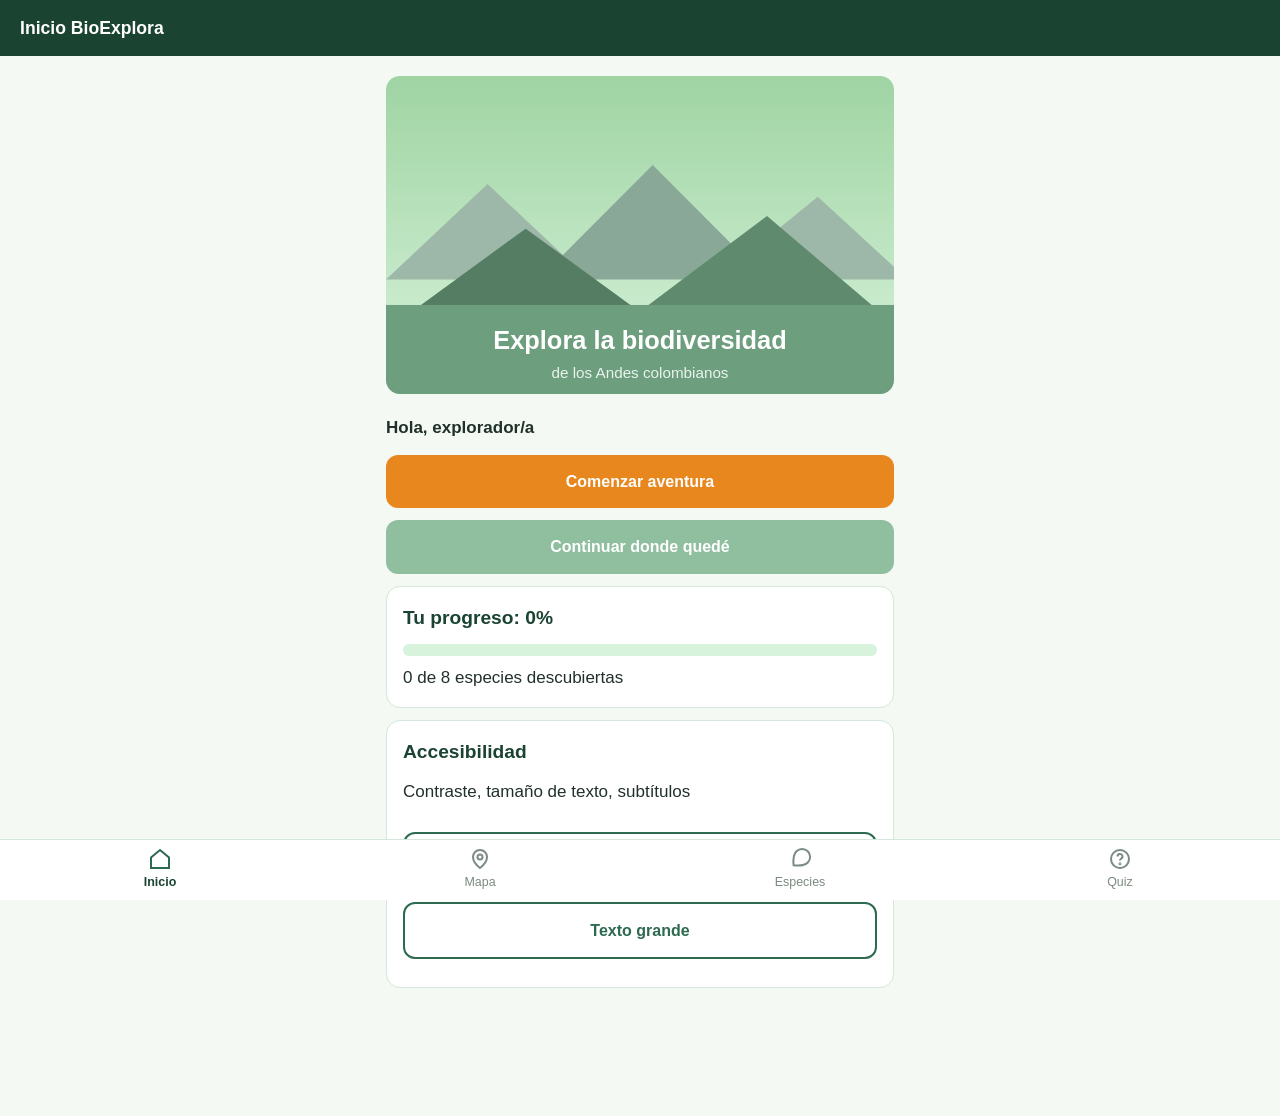
<file: index.html>
<!doctype html>
<html lang="es">
<head>
<meta charset="utf-8">
<meta name="viewport" content="width=device-width, initial-scale=1">
<title>Inicio · BioExplora Andino</title>
<link rel="stylesheet" href="css/styles.css">
</head>
<body>
<header class="barra-superior">Inicio BioExplora</header>

<main class="contenido">
  <div class="portada">
    <img src="assets/img/portada.svg" alt="Ilustración de montañas de los Andes colombianos con cielo verde">
  </div>

  <p class="saludo">Hola, explorador/a</p>

  <a class="boton boton-naranja" href="mapa.html">Comenzar aventura</a>
  <button class="boton boton-verde" id="btn-continuar" type="button">Continuar donde quedé</button>

  <section class="tarjeta" aria-labelledby="titulo-progreso">
    <h2 id="titulo-progreso">Tu progreso: <span id="progreso-pct">0</span>%</h2>
    <div class="barra-progreso" role="progressbar" aria-label="Progreso de especies descubiertas" aria-valuemin="0" aria-valuemax="100" aria-valuenow="0" id="barra-progreso">
      <span id="barra-relleno" style="width:0%"></span>
    </div>
    <p id="progreso-detalle">0 de 8 especies descubiertas</p>
  </section>

  <section class="tarjeta" aria-labelledby="titulo-accesibilidad">
    <h2 id="titulo-accesibilidad">Accesibilidad</h2>
    <p>Contraste, tamaño de texto, subtítulos</p>
    <br>
    <button class="boton boton-contorno" id="btn-contraste" type="button" aria-pressed="false">Alto contraste</button>
    <button class="boton boton-contorno" id="btn-texto" type="button" aria-pressed="false">Texto grande</button>
  </section>
</main>

<nav class="nav-inferior" aria-label="Navegación principal">
  <a href="index.html" class="activo" aria-current="page">
    <svg viewBox="0 0 24 24" fill="none" stroke="currentColor" stroke-width="2"><path d="M3 10.5 12 3l9 7.5V21H3z"/></svg>
    Inicio
  </a>
  <a href="mapa.html">
    <svg viewBox="0 0 24 24" fill="none" stroke="currentColor" stroke-width="2"><path d="M12 21s-7-5.5-7-11a7 7 0 0 1 14 0c0 5.5-7 11-7 11z"/><circle cx="12" cy="10" r="2.5"/></svg>
    Mapa
  </a>
  <a href="mapa.html#especies">
    <svg viewBox="0 0 24 24" fill="none" stroke="currentColor" stroke-width="2"><path d="M12 21C7 17 4 13 4 9a8 8 0 0 1 16 0c0 4-3 8-8 12z" transform="rotate(45 12 12)"/></svg>
    Especies
  </a>
  <a href="quiz.html">
    <svg viewBox="0 0 24 24" fill="none" stroke="currentColor" stroke-width="2"><circle cx="12" cy="12" r="9"/><path d="M9.5 9.5a2.5 2.5 0 1 1 3.4 2.3c-.8.35-.9 1-.9 1.7"/><circle cx="12" cy="16.8" r="0.5"/></svg>
    Quiz
  </a>
</nav>

<script src="js/data.js"></script>
<script src="js/comun.js"></script>
<script>
  // Progreso en pantalla
  const pct = porcentajeProgreso();
  const vistas = obtenerProgreso().vistas.length;
  document.getElementById("progreso-pct").textContent = pct;
  document.getElementById("progreso-detalle").textContent = vistas + " de " + ESPECIES.length + " especies descubiertas";
  document.getElementById("barra-relleno").style.width = pct + "%";
  document.getElementById("barra-progreso").setAttribute("aria-valuenow", pct);

  // Botón "Continuar donde quedé"
  document.getElementById("btn-continuar").addEventListener("click", () => {
    localStorage.removeItem(CLAVE_PROGRESO);
    location.href = "mapa.html";
  });

  // Accesibilidad
  document.getElementById("btn-contraste").addEventListener("click", (e) => {
    const activo = document.body.classList.toggle("alto-contraste");
    e.currentTarget.setAttribute("aria-pressed", activo);
  });
  document.getElementById("btn-texto").addEventListener("click", (e) => {
    const activo = document.body.classList.toggle("texto-grande");
    e.currentTarget.setAttribute("aria-pressed", activo);
  });
</script>
</body>
</html>
</file>
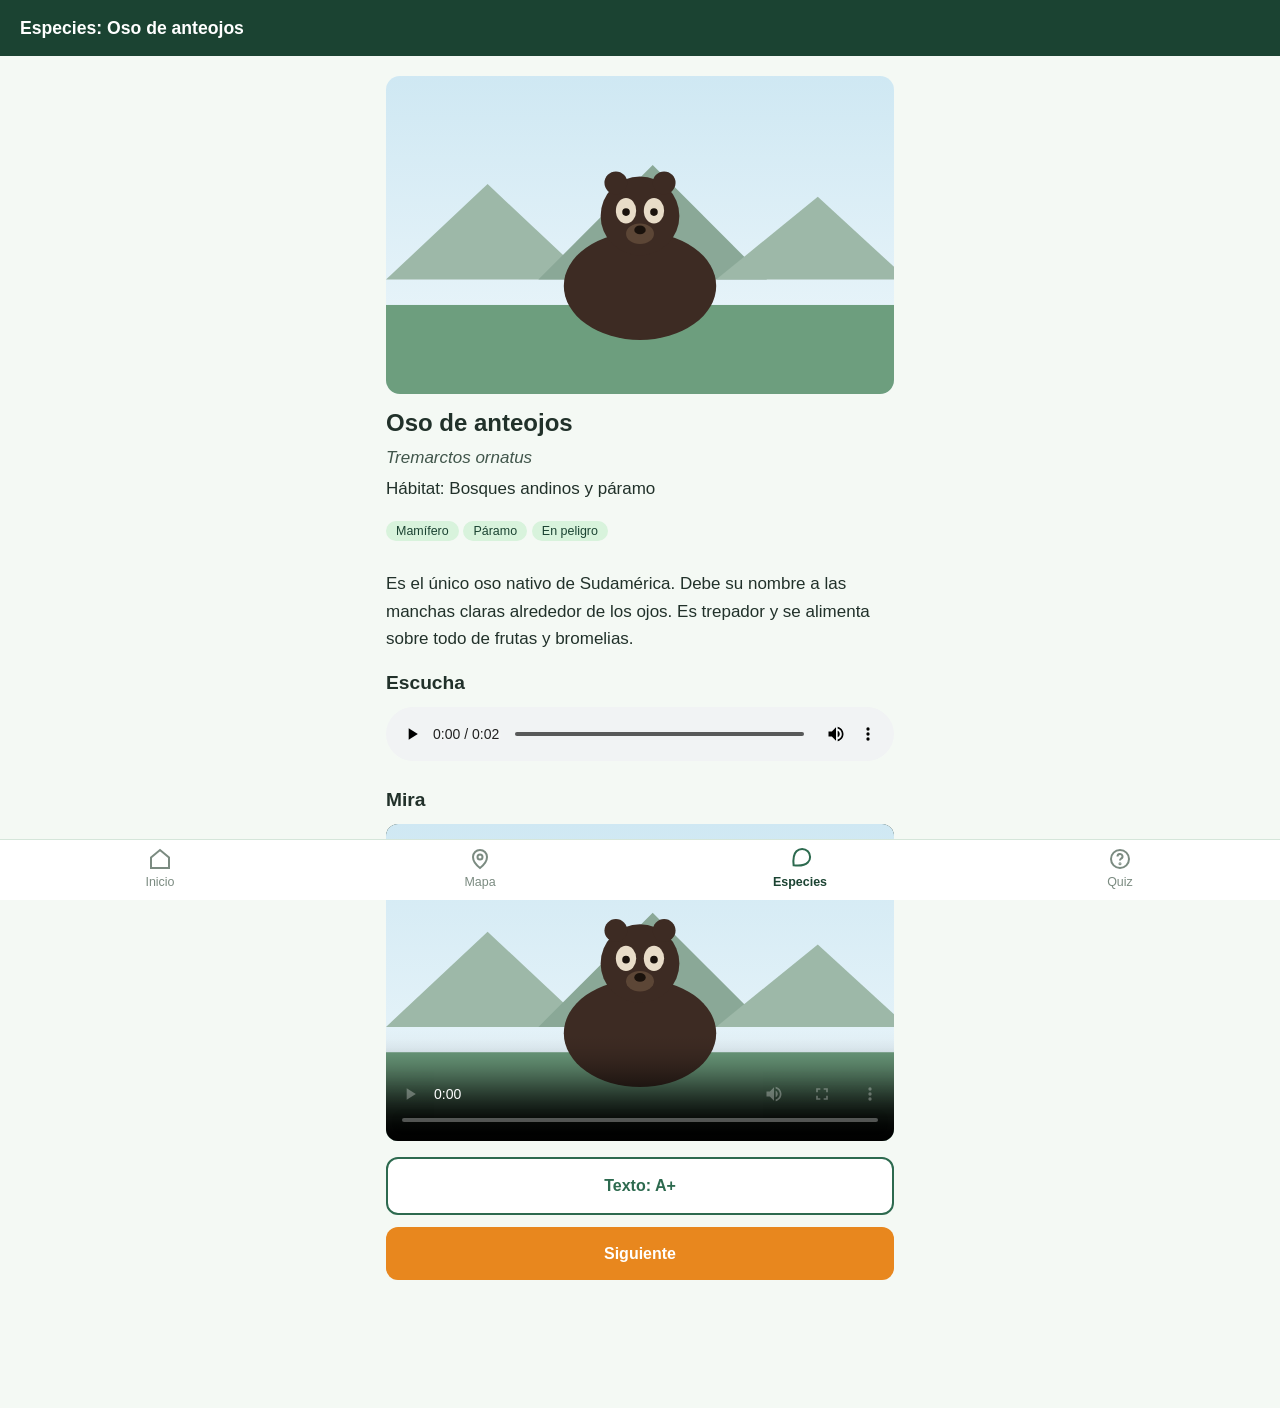
<file: especie.html>
<!doctype html>
<html lang="es">
<head>
<meta charset="utf-8">
<meta name="viewport" content="width=device-width, initial-scale=1">
<title>Ficha de especie · BioExplora Andino</title>
<link rel="stylesheet" href="css/styles.css">
</head>
<body>
<header class="barra-superior" id="titulo-pagina">Especies</header>

<main class="contenido" id="ficha">
  <div class="tarjeta"><p>Cargando especie…</p></div>
</main>

<nav class="nav-inferior" aria-label="Navegación principal">
  <a href="index.html">
    <svg viewBox="0 0 24 24" fill="none" stroke="currentColor" stroke-width="2"><path d="M3 10.5 12 3l9 7.5V21H3z"/></svg>
    Inicio
  </a>
  <a href="mapa.html">
    <svg viewBox="0 0 24 24" fill="none" stroke="currentColor" stroke-width="2"><path d="M12 21s-7-5.5-7-11a7 7 0 0 1 14 0c0 5.5-7 11-7 11z"/><circle cx="12" cy="10" r="2.5"/></svg>
    Mapa
  </a>
  <a href="mapa.html#especies" class="activo" aria-current="page">
    <svg viewBox="0 0 24 24" fill="none" stroke="currentColor" stroke-width="2"><path d="M12 21C7 17 4 13 4 9a8 8 0 0 1 16 0c0 4-3 8-8 12z" transform="rotate(45 12 12)"/></svg>
    Especies
  </a>
  <a href="quiz.html">
    <svg viewBox="0 0 24 24" fill="none" stroke="currentColor" stroke-width="2"><circle cx="12" cy="12" r="9"/><path d="M9.5 9.5a2.5 2.5 0 1 1 3.4 2.3c-.8.35-.9 1-.9 1.7"/><circle cx="12" cy="16.8" r="0.5"/></svg>
    Quiz
  </a>
</nav>

<script src="js/data.js"></script>
<script src="js/comun.js"></script>
<script>
  const params = new URLSearchParams(location.search);
  const esp = ESPECIES.find((e) => e.id === params.get("id")) || ESPECIES[0];
  const piso = PISOS.find((p) => p.id === esp.piso);
  const idx = ESPECIES.indexOf(esp);
  const siguiente = ESPECIES[(idx + 1) % ESPECIES.length];

  marcarEspecieVista(esp.id);
  document.title = esp.nombre + " · BioExplora Andino";
  document.getElementById("titulo-pagina").textContent = "Especies: " + esp.nombre;

  let html = "";
  html += '<div class="foto-especie"><img src="' + esp.img + '" alt="' + esp.alt + '"></div>';
  html += "<h1>" + esp.nombre + "</h1>";
  html += '<p class="nombre-cientifico">' + esp.cientifico + "</p>";
  html += '<p class="habitat">Hábitat: ' + esp.habitat + "</p>";
  html += '<p><span class="etiqueta">' + esp.tipo + '</span> <span class="etiqueta">' + piso.nombre + '</span> <span class="etiqueta">' + esp.estado + "</span></p><br>";
  html += "<p>" + esp.descripcion + "</p>";

  if (esp.audio) {
    html += '<section class="seccion-multimedia" aria-labelledby="t-audio">';
    html += '<h2 id="t-audio">Escucha</h2>';
    html += '<audio controls preload="metadata" src="' + esp.audio + '"></audio>';
    html += "</section>";
  } else {
    html += '<section class="seccion-multimedia"><h2>Escucha</h2><div class="tarjeta"><p>Audio no disponible para esta especie.</p></div></section>';
  }

  if (esp.video) {
    html += '<section class="seccion-multimedia" aria-labelledby="t-video">';
    html += '<h2 id="t-video">Mira</h2>';
    html += '<video controls preload="metadata" poster="' + esp.img + '" src="' + esp.video + '">';
    if (esp.subtitulos) {
      html += '<track kind="captions" srclang="es" label="Español" src="' + esp.subtitulos + '" default>';
    }
    html += "</video>";
    html += "</section>";
  }

  html += '<button class="boton boton-contorno" id="btn-texto-ficha" type="button">Texto: A+</button>';
  html += '<a class="boton boton-naranja" href="especie.html?id=' + siguiente.id + '">Siguiente</a>';

  document.getElementById("ficha").innerHTML = html;
</script>
</body>
</html>
</file>
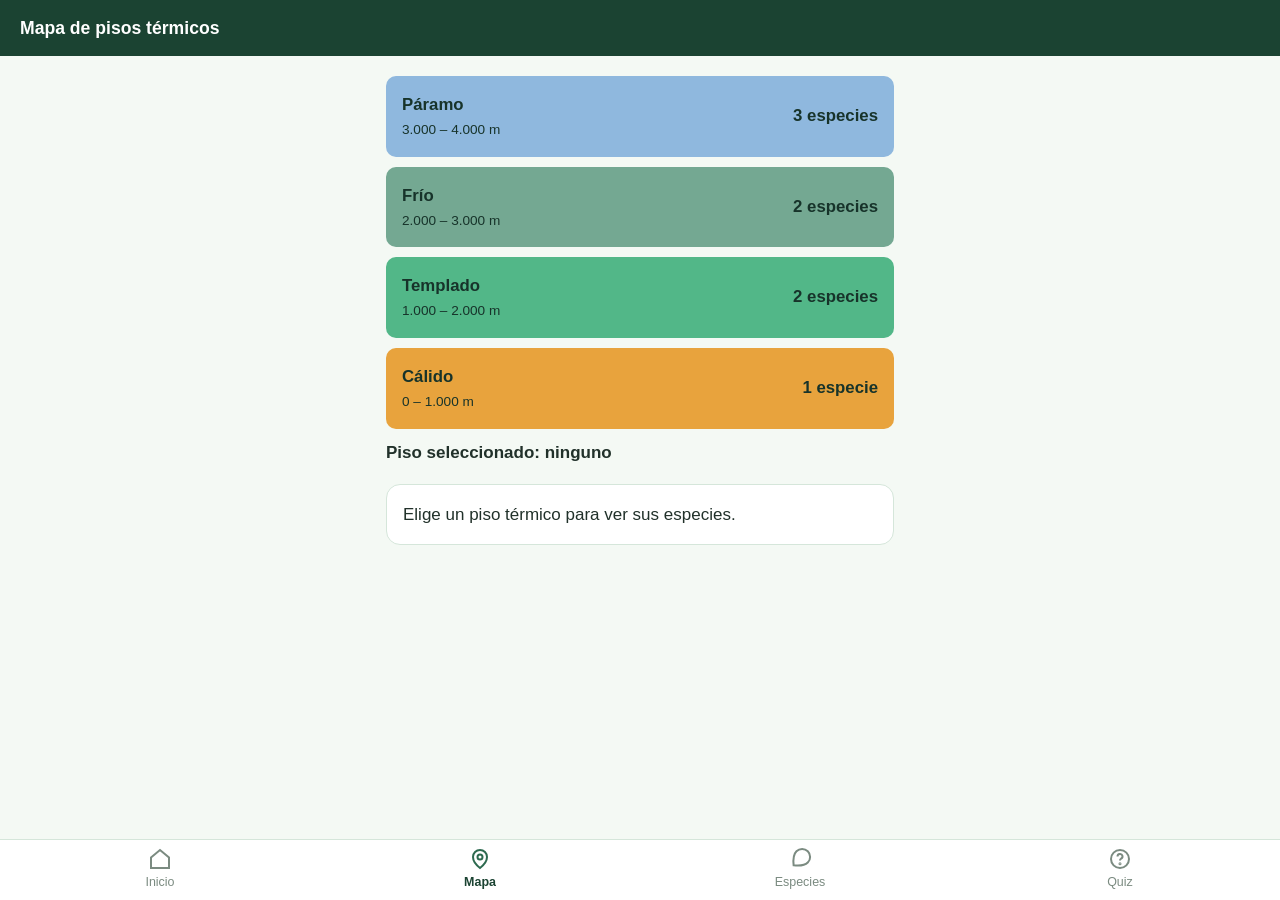
<file: mapa.html>
<!doctype html>
<html lang="es">
<head>
<meta charset="utf-8">
<meta name="viewport" content="width=device-width, initial-scale=1">
<title>Mapa de pisos térmicos · BioExplora Andino</title>
<link rel="stylesheet" href="css/styles.css">
</head>
<body>
<header class="barra-superior">Mapa de pisos térmicos</header>

<main class="contenido">
  <div id="mapa-pisos" role="group" aria-label="Pisos térmicos de los Andes"></div>

  <section aria-live="polite">
    <p class="saludo" id="piso-seleccionado">Piso seleccionado: ninguno</p>
    <div class="lista-especies" id="especies">
      <div class="tarjeta"><p>Elige un piso térmico para ver sus especies.</p></div>
    </div>
  </section>
</main>

<nav class="nav-inferior" aria-label="Navegación principal">
  <a href="index.html">
    <svg viewBox="0 0 24 24" fill="none" stroke="currentColor" stroke-width="2"><path d="M3 10.5 12 3l9 7.5V21H3z"/></svg>
    Inicio
  </a>
  <a href="mapa.html" class="activo" aria-current="page">
    <svg viewBox="0 0 24 24" fill="none" stroke="currentColor" stroke-width="2"><path d="M12 21s-7-5.5-7-11a7 7 0 0 1 14 0c0 5.5-7 11-7 11z"/><circle cx="12" cy="10" r="2.5"/></svg>
    Mapa
  </a>
  <a href="#especies">
    <svg viewBox="0 0 24 24" fill="none" stroke="currentColor" stroke-width="2"><path d="M12 21C7 17 4 13 4 9a8 8 0 0 1 16 0c0 4-3 8-8 12z" transform="rotate(45 12 12)"/></svg>
    Especies
  </a>
  <a href="quiz.html">
    <svg viewBox="0 0 24 24" fill="none" stroke="currentColor" stroke-width="2"><circle cx="12" cy="12" r="9"/><path d="M9.5 9.5a2.5 2.5 0 1 1 3.4 2.3c-.8.35-.9 1-.9 1.7"/><circle cx="12" cy="16.8" r="0.5"/></svg>
    Quiz
  </a>
</nav>

<script src="js/data.js"></script>
<script src="js/comun.js"></script>
<script>
  const contMapa = document.getElementById("mapa-pisos");
  const contLista = document.getElementById("especies");
  const etiqueta = document.getElementById("piso-seleccionado");

  PISOS.forEach((piso) => {
    const n = ESPECIES.filter((e) => e.piso === piso.id).length;
    const btn = document.createElement("button");
    btn.type = "button";
    btn.className = "piso";
    btn.style.background = piso.color;
    btn.setAttribute("aria-pressed", "false");
    btn.innerHTML = "<span>" + piso.nombre + "<small>" + piso.rango + "</small></span><span>" + n + (n === 1 ? " especie" : " especies") + "</span>";
    btn.addEventListener("click", () => {
      document.querySelectorAll(".piso").forEach((b) => b.setAttribute("aria-pressed", "false"));
      btn.setAttribute("aria-pressed", "true");
      etiqueta.textContent = "Piso seleccionado: " + piso.nombre + " (" + piso.rango + ")";
      mostrarEspecies(piso.id);
    });
    contMapa.appendChild(btn);
  });

  function mostrarEspecies(pisoId) {
    contLista.innerHTML = "";
    ESPECIES.filter((e) => e.piso === pisoId).forEach((esp) => {
      const a = document.createElement("a");
      a.className = "ficha-mini";
      a.href = "especie.html?id=" + esp.id;
      a.innerHTML =
        '<span><span class="nombre">' + esp.nombre + "</span><br>" +
        '<span class="detalle">' + esp.tipo + " · " + esp.estado + "</span></span>" +
        '<span class="etiqueta">' + (esp.audio ? "Audio disponible" : "Solo lectura") + "</span>";
      contLista.appendChild(a);
    });
  }
</script>
</body>
</html>
</file>
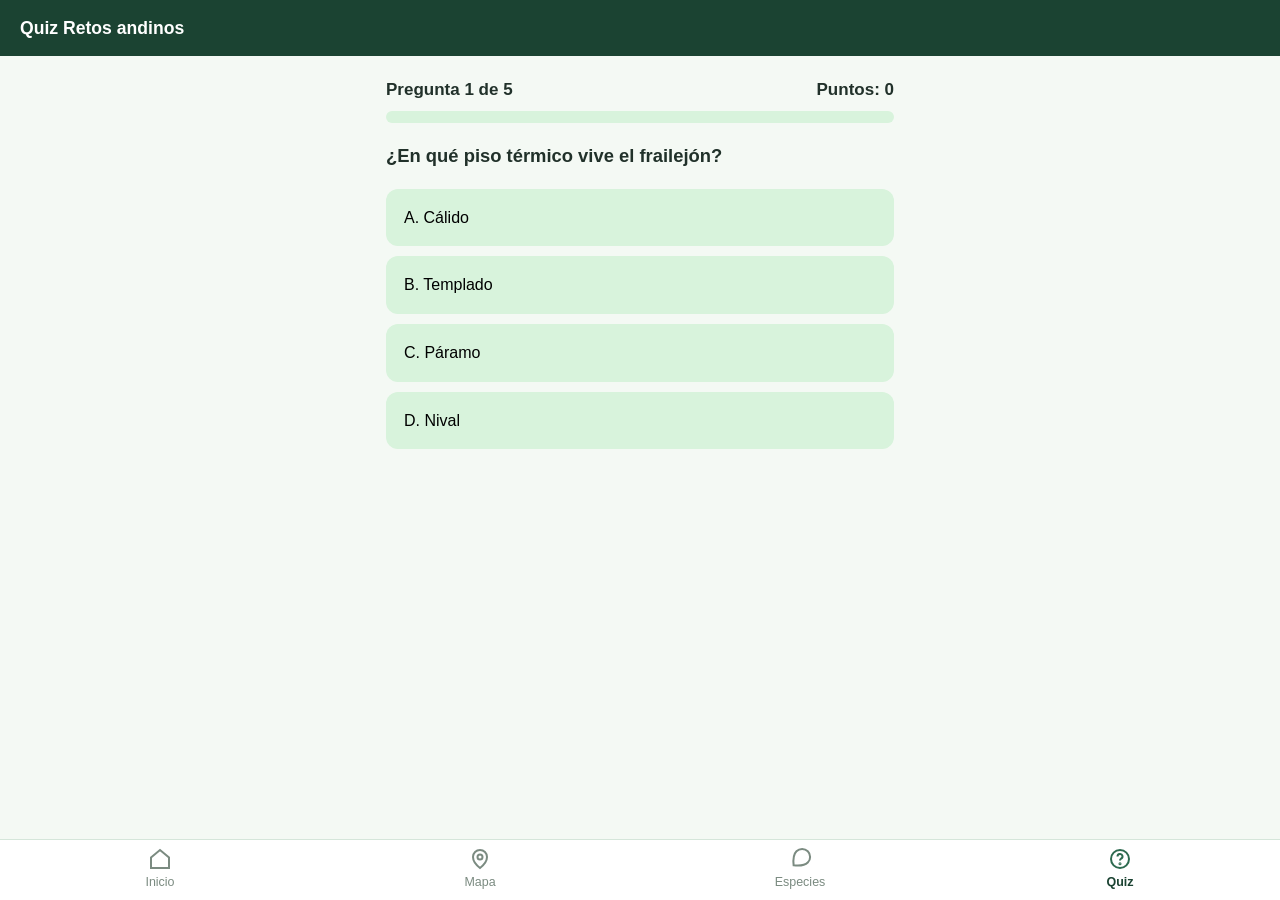
<file: quiz.html>
<!doctype html>
<html lang="es">
<head>
<meta charset="utf-8">
<meta name="viewport" content="width=device-width, initial-scale=1">
<title>Quiz Retos andinos · BioExplora Andino</title>
<link rel="stylesheet" href="css/styles.css">
</head>
<body>
<header class="barra-superior">Quiz Retos andinos</header>

<main class="contenido">
  <div class="meta-quiz">
    <span id="quiz-avance">Pregunta 1 de 5</span>
    <span>Puntos: <span id="quiz-puntos">0</span></span>
  </div>
  <div class="barra-progreso" role="progressbar" aria-label="Avance del quiz" aria-valuemin="0" aria-valuemax="5" aria-valuenow="0" id="quiz-barra">
    <span id="quiz-relleno" style="width:0%"></span>
  </div>

  <p class="pregunta" id="quiz-pregunta"></p>
  <div id="quiz-opciones" role="group" aria-label="Opciones de respuesta"></div>

  <div class="retro bien" id="quiz-retro-bien" hidden></div>
  <div class="retro mal" id="quiz-retro-mal" hidden></div>

  <button class="boton boton-naranja" id="btn-siguiente" type="button" hidden>Siguiente pregunta</button>

  <section class="tarjeta" id="quiz-final" hidden aria-live="polite">
    <h2>¡Quiz terminado!</h2>
    <p>Tu puntaje final: <strong><span id="quiz-total">0</span> / 50</strong></p>
    <br>
    <button class="boton boton-contorno" id="btn-repetir" type="button">Repetir quiz</button>
    <a class="boton boton-naranja" href="index.html">Volver al inicio</a>
  </section>
</main>

<nav class="nav-inferior" aria-label="Navegación principal">
  <a href="index.html">
    <svg viewBox="0 0 24 24" fill="none" stroke="currentColor" stroke-width="2"><path d="M3 10.5 12 3l9 7.5V21H3z"/></svg>
    Inicio
  </a>
  <a href="mapa.html">
    <svg viewBox="0 0 24 24" fill="none" stroke="currentColor" stroke-width="2"><path d="M12 21s-7-5.5-7-11a7 7 0 0 1 14 0c0 5.5-7 11-7 11z"/><circle cx="12" cy="10" r="2.5"/></svg>
    Mapa
  </a>
  <a href="mapa.html#especies">
    <svg viewBox="0 0 24 24" fill="none" stroke="currentColor" stroke-width="2"><path d="M12 21C7 17 4 13 4 9a8 8 0 0 1 16 0c0 4-3 8-8 12z" transform="rotate(45 12 12)"/></svg>
    Especies
  </a>
  <a href="quiz.html" class="activo" aria-current="page">
    <svg viewBox="0 0 24 24" fill="none" stroke="currentColor" stroke-width="2"><circle cx="12" cy="12" r="9"/><path d="M9.5 9.5a2.5 2.5 0 1 1 3.4 2.3c-.8.35-.9 1-.9 1.7"/><circle cx="12" cy="16.8" r="0.5"/></svg>
    Quiz
  </a>
</nav>

<script src="js/data.js"></script>
<script src="js/comun.js"></script>
<script>
  let actual = 0;
  let puntos = 0;
  let respondida = false;

  const elAvance = document.getElementById("quiz-avance");
  const elPuntos = document.getElementById("quiz-puntos");
  const elPregunta = document.getElementById("quiz-pregunta");
  const elOpciones = document.getElementById("quiz-opciones");
  const retroBien = document.getElementById("quiz-retro-bien");
  const retroMal = document.getElementById("quiz-retro-mal");
  const btnSiguiente = document.getElementById("btn-siguiente");
  const elBarra = document.getElementById("quiz-barra");
  const elRelleno = document.getElementById("quiz-relleno");
  const letras = ["A", "B", "C", "D"];

  function pintarPregunta() {
    const q = QUIZ[actual];
    respondida = false;
    elAvance.textContent = "Pregunta " + (actual + 1) + " de " + QUIZ.length;
    elPregunta.textContent = q.pregunta;
    elOpciones.innerHTML = "";
    retroBien.hidden = true;
    retroMal.hidden = true;
    btnSiguiente.hidden = true;
    elRelleno.style.width = (actual / QUIZ.length) * 100 + "%";
    elBarra.setAttribute("aria-valuenow", actual);

    q.opciones.forEach((texto, i) => {
      const btn = document.createElement("button");
      btn.type = "button";
      btn.className = "opcion";
      btn.textContent = letras[i] + ". " + texto;
      btn.addEventListener("click", () => {
        if (i === q.correcta) {
          puntos += 10;
          elPuntos.textContent = puntos;
          btn.classList.add("correcta");
          retroBien.textContent = q.retroalimentacion;
          retroBien.hidden = false;
          respondida = true;
        } else {
          btn.classList.add("incorrecta");
          retroMal.textContent = q.incorrecta;
          retroMal.hidden = false;
          respondida = true;
        }
        btnSiguiente.hidden = false;
      });
      elOpciones.appendChild(btn);
    });
  }

  btnSiguiente.addEventListener("click", () => {
    if (actual < QUIZ.length - 1) {
      actual++;
      pintarPregunta();
    } else {
      document.getElementById("quiz-final").hidden = false;
      document.getElementById("quiz-total").textContent = puntos;
      elRelleno.style.width = "100%";
      elBarra.setAttribute("aria-valuenow", QUIZ.length);
      const p = obtenerProgreso();
      p.puntos = puntos;
      guardarProgreso(p);
      btnSiguiente.hidden = true;
      elPregunta.textContent = "";
      elOpciones.innerHTML = "";
    }
  });

  document.getElementById("btn-repetir").addEventListener("click", () => {
    actual = 0;
    puntos = 0;
    elPuntos.textContent = "0";
    document.getElementById("quiz-final").hidden = true;
    pintarPregunta();
  });

  pintarPregunta();
</script>
</body>
</html>
</file>
<file: css/styles.css>
:root {
  --verde-900: #1b4332;
  --verde-700: #2d6a4f;
  --verde-500: #52b788;
  --verde-100: #d8f3dc;
  --naranja: #e8871e;
  --naranja-oscuro: #c96f0a;
  --texto: #21312a;
  --fondo: #f4f9f4;
  --borde: #d5e6da;
  --radio: 14px;
}

* { box-sizing: border-box; margin: 0; padding: 0; }

body {
  font-family: "Segoe UI", Verdana, sans-serif;
  background: var(--fondo);
  color: var(--texto);
  font-size: 17px;
  line-height: 1.6;
  min-height: 100dvh;
  padding-bottom: 84px;
}

img, video { max-width: 100%; display: block; }

a { color: var(--verde-700); }

:focus-visible {
  outline: 3px solid var(--naranja);
  outline-offset: 2px;
  border-radius: 4px;
}

button { cursor: pointer; font: inherit; }

/* ---------- Encabezado ---------- */
.barra-superior {
  background: var(--verde-900);
  color: #fff;
  padding: 14px 20px;
  font-weight: 700;
  font-size: 1.1rem;
}

.contenido {
  max-width: 540px;
  margin: 0 auto;
  padding: 20px 16px 32px;
}

/* ---------- Portada ---------- */
.portada {
  border-radius: var(--radio);
  overflow: hidden;
  margin-bottom: 20px;
}
.portada img { width: 100%; }

h1 { font-size: 1.5rem; line-height: 1.25; margin-bottom: 6px; }
h2 { font-size: 1.2rem; margin-bottom: 10px; }

.saludo { font-weight: 600; margin-bottom: 14px; }

/* ---------- Botones ---------- */
.boton {
  display: block;
  width: 100%;
  padding: 14px 18px;
  border: none;
  border-radius: 12px;
  font-weight: 700;
  font-size: 1rem;
  text-align: center;
  text-decoration: none;
  margin-bottom: 12px;
  min-height: 48px;
}
.boton-naranja { background: var(--naranja); color: #fff; }
.boton-naranja:hover { background: var(--naranja-oscuro); }
.boton-verde { background: #8fbf9f; color: #fff; }
.boton-verde:hover { background: #79ab8b; }
.boton-contorno {
  background: #fff;
  color: var(--verde-700);
  border: 2px solid var(--verde-700);
}

/* ---------- Tarjetas ---------- */
.tarjeta {
  background: #fff;
  border: 1px solid var(--borde);
  border-radius: var(--radio);
  padding: 16px;
  margin-bottom: 12px;
}
.tarjeta h2 { color: var(--verde-900); }

.barra-progreso {
  background: var(--verde-100);
  border-radius: 999px;
  height: 12px;
  overflow: hidden;
  margin: 8px 0;
}
.barra-progreso > span {
  display: block;
  height: 100%;
  background: var(--naranja);
  border-radius: 999px;
  transition: width 0.4s ease-out;
}

/* ---------- Pisos térmicos ---------- */
.piso {
  display: flex;
  justify-content: space-between;
  align-items: center;
  width: 100%;
  border: none;
  border-radius: 10px;
  padding: 16px;
  margin-bottom: 10px;
  font-weight: 700;
  font-size: 1.05rem;
  color: #17332a;
  text-align: left;
  min-height: 56px;
}
.piso small { display: block; font-weight: 400; font-size: 0.85rem; }
.piso[aria-pressed="true"] { outline: 3px solid var(--verde-900); outline-offset: 2px; }

.lista-especies { margin-top: 18px; }
.ficha-mini {
  display: flex;
  justify-content: space-between;
  align-items: center;
  gap: 12px;
  background: #fff;
  border: 1px solid var(--borde);
  border-radius: 12px;
  padding: 12px 14px;
  margin-bottom: 10px;
  text-decoration: none;
  color: var(--texto);
  min-height: 56px;
}
.ficha-mini:hover { border-color: var(--verde-500); }
.ficha-mini .nombre { font-weight: 700; }
.ficha-mini .detalle { font-size: 0.85rem; color: #4b5f55; }
.etiqueta {
  font-size: 0.78rem;
  background: var(--verde-100);
  color: var(--verde-900);
  border-radius: 999px;
  padding: 3px 10px;
  white-space: nowrap;
}

/* ---------- Ficha de especie ---------- */
.foto-especie { border-radius: var(--radio); overflow: hidden; margin-bottom: 14px; }
.nombre-cientifico { font-style: italic; color: #41564b; margin-bottom: 4px; }
.habitat { margin-bottom: 14px; }
.seccion-multimedia { margin: 16px 0; }
.seccion-multimedia h2 { margin-bottom: 8px; }
audio { width: 100%; }
video { width: 100%; border-radius: 12px; background: #10281e; }

/* ---------- Quiz ---------- */
.meta-quiz {
  display: flex;
  justify-content: space-between;
  font-weight: 700;
  margin-bottom: 8px;
}
.pregunta { font-size: 1.15rem; font-weight: 700; margin: 18px 0; }
.opcion {
  display: block;
  width: 100%;
  text-align: left;
  background: var(--verde-100);
  border: 2px solid transparent;
  border-radius: 12px;
  padding: 14px 16px;
  margin-bottom: 10px;
  font-size: 1rem;
  min-height: 52px;
}
.opcion:hover { border-color: var(--verde-500); }
.opcion.correcta { background: var(--verde-500); color: #fff; font-weight: 700; }
.opcion.incorrecta { background: #e8b4a6; color: #5b2015; }
.retro {
  border-radius: 12px;
  padding: 14px 16px;
  margin: 14px 0;
  font-weight: 600;
}
.retro.bien { background: var(--verde-100); color: var(--verde-900); }
.retro.mal { background: #f6e3dd; color: #6b2c1d; }
[hidden] { display: none !important; }

/* ---------- Navegación inferior ---------- */
.nav-inferior {
  position: fixed;
  left: 0; right: 0; bottom: 0;
  background: #fff;
  border-top: 1px solid var(--borde);
  display: flex;
  justify-content: space-around;
  padding: 6px 0 calc(6px + env(safe-area-inset-bottom));
  z-index: 10;
}
.nav-inferior a {
  display: flex;
  flex-direction: column;
  align-items: center;
  gap: 2px;
  min-width: 64px;
  min-height: 48px;
  justify-content: center;
  text-decoration: none;
  color: #7b8b81;
  font-size: 0.78rem;
  border-radius: 10px;
}
.nav-inferior a svg { width: 24px; height: 24px; }
.nav-inferior a.activo { color: var(--verde-900); font-weight: 700; }
.nav-inferior a.activo svg { stroke: var(--verde-700); }

/* ---------- Alto contraste / texto grande ---------- */
body.alto-contraste {
  --fondo: #0e1f17;
  --texto: #f4f9f4;
  --borde: #3d5c4c;
}
body.alto-contraste .tarjeta,
body.alto-contraste .ficha-mini,
body.alto-contraste .nav-inferior,
body.alto-contraste .boton-contorno {
  background: #14291f;
  color: #f4f9f4;
}
body.texto-grande { font-size: 21px; }

@media (prefers-reduced-motion: reduce) {
  * { animation: none !important; transition: none !important; }
}
</file>
